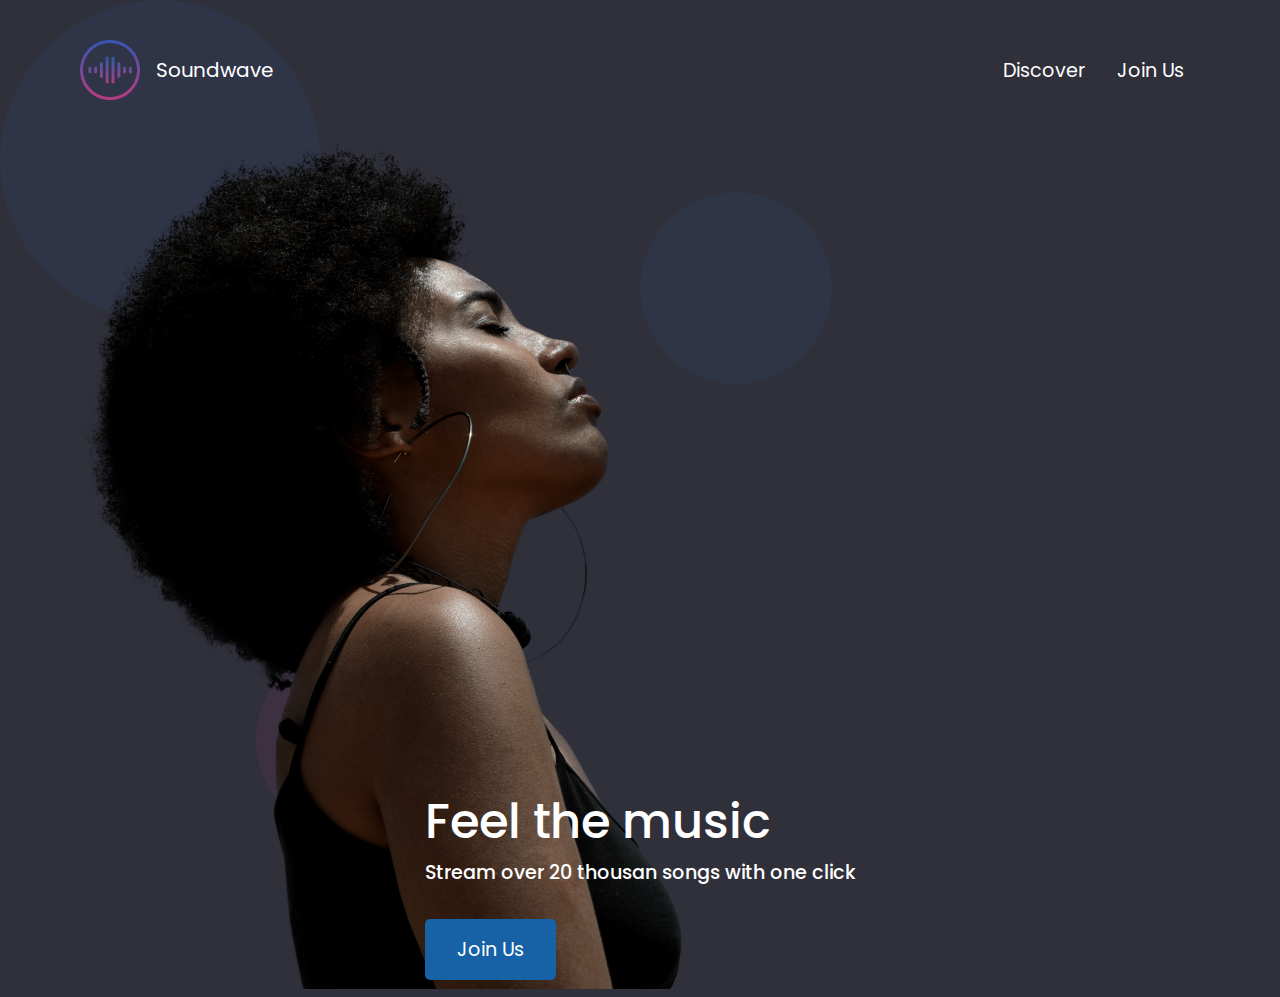
<file: index.html>
<!DOCTYPE html>
<html lang="en">
<head>
    <meta charset="UTF-8">
    <meta name="viewport" content="width=device-width, initial-scale=1.0">
    <meta http-equiv="X-UA-Compatible" content="ie=edge">
    <title>Figma Landing Page Soundwave</title>
    <link rel="stylesheet" href="css/style.css">
    <link rel="stylesheet" href="css/index.css">
</head>
<body class="container full-height-grow">
    
    <header class="main-header">
        
            <a href="#" class="brand-logo">
                <img src="img/logo.png" alt="logo">
                <div class="brand-logo-name">Soundwave</div>
            </a>
         <nav class="main-nav">
             <ul>
                 <li>
                     <a href="discover.html">Discover</a>
                </li>
                <li>
                    <a href="join.html">Join Us</a>
                </li>
            </ul>
         </nav>   
        
    </header>
    
    <section class="home-main-section">
        <div class="img-wrapper">
            <div class="lady-image"><img src="img/landing-page-girl.png" alt="girl"></div>
        </div>
        <div class="call-to-action">
            <h1 class="title">Feel the music</h1>
            <span class="subtitle">Stream over 20 thousan songs with one click</span>
            <a href="join.html" class="btn">Join Us</a>
        </div>

        
    </section>
    
    <div class="home-page-circle-1"></div>
    <div class="home-page-circle-2"></div>
    <div class="home-page-circle-3"></div>
</body>
</html>
</file>
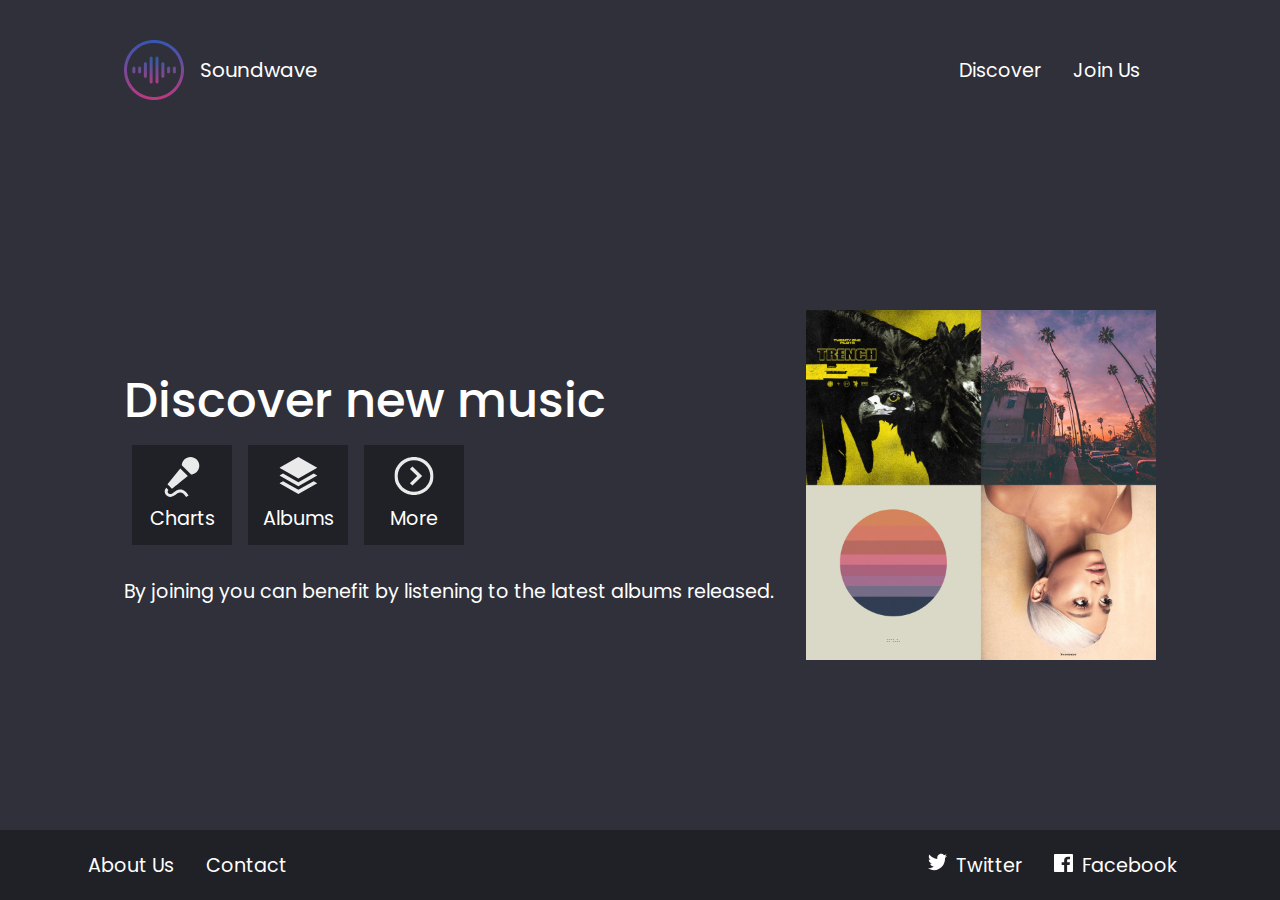
<file: discover.html>
<!DOCTYPE html>
<html lang="en">

<head>
    <meta charset="UTF-8">
    <meta name="viewport" content="width=device-width, initial-scale=1.0">
    <meta http-equiv="X-UA-Compatible" content="ie=edge">
    <title>Soundwave- Discover</title>
    <link rel="stylesheet" href="css/style.css">
    <link rel="stylesheet" href="css/discover.css">
</head>

<body class="full-height-grow">
   <div class="container full-height-grow">
        <header class="main-header">

            <a href="/" class="brand-logo">
                <img src="img/logo.png" alt="logo">
                <div class="brand-logo-name">Soundwave</div>
            </a>
            <nav class="main-nav">
                <ul>
                    <li>
                        <a href="discover.html">Discover</a>
                    </li>
                    <li>
                        <a href="join.html">Join Us</a>
                    </li>
                </ul>
            </nav>

        </header>  
        <section class="discover-main-section">
            <div class="call-to-action">
                <h1 class="title">Discover new music</h1>
                <div class="icon-section">
                    <div class="icon">
                        <img src="img/microphone.svg" alt="microphone">
                        Charts
                    </div>
                    <div class="icon">
                        <img src="img/albums.svg" alt="albums">
                        Albums
                    </div>
                    <div class="icon">
                        <img src="img/more.svg" alt="more">
                        More
                    </div>
                </div><!--end-icon-section-->
                    By joining you can benefit by listening to the latest albums released.
            </div>
            <img src="img/covers.jpg" class="covers-image" alt="">
        </section>
</div>
<footer class="main-footer">
    <div class="container">
        <nav class="footer-nav">
            <ul>
                <li><a href="#">About Us</a></li>
                <li><a href="#">Contact</a></li>
            </ul>
        </nav>
        <nav class="footer-nav">
            <ul>
                <li>
                    <a href="#" class="social-link"><img src="img/twitter.svg" alt="twitter"> Twitter</a>
                </li>
                <li>
                    <a href="#" class="social-link"><img src="img/facebook.svg" alt="twitter"> Facebook</a>
                </li>
            </ul>
        </nav>
    </div>
</footer>

    
</body>

</html>
</file>
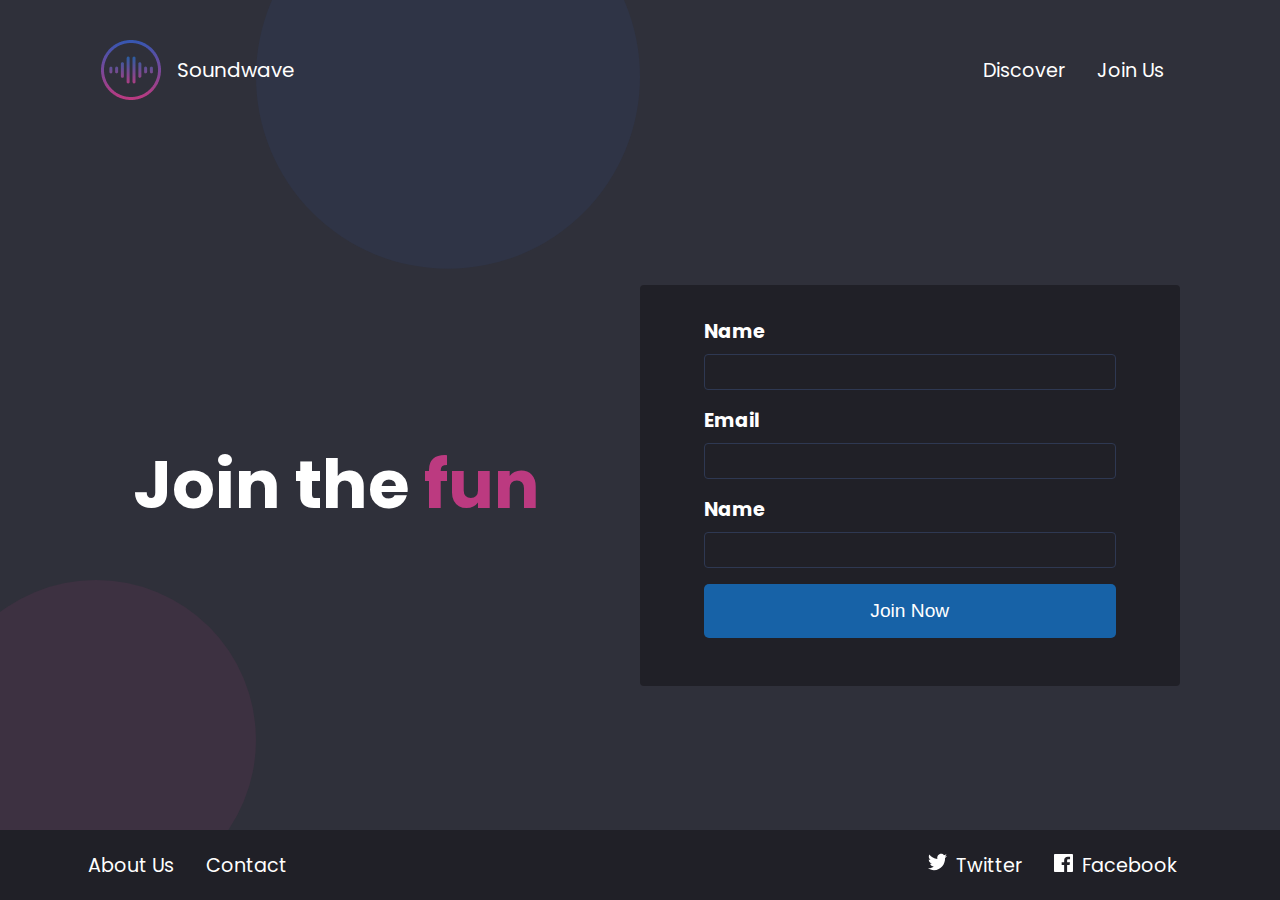
<file: join.html>
<!DOCTYPE html>
<html lang="en">

<head>
    <meta charset="UTF-8">
    <meta name="viewport" content="width=device-width, initial-scale=1.0">
    <meta http-equiv="X-UA-Compatible" content="ie=edge">
    <title>Soundwave- Join</title>
    <link rel="stylesheet" href="css/style.css">
    <link rel="stylesheet" href="css/join.css">
</head>

<body class="full-height-grow">
    <div class="container full-height-grow">
        <header class="main-header">

            <a href="/" class="brand-logo">
                <img src="img/logo.png" alt="logo">
                <div class="brand-logo-name">Soundwave</div>
            </a>
            <nav class="main-nav">
                <ul>
                    <li>
                        <a href="discover.html">Discover</a>
                    </li>
                    <li>
                        <a href="join.html">Join Us</a>
                    </li>
                </ul>
            </nav>
        </header>
        <section class="join-main-section">
            <h1 class="join-text">Join the <span class="accent-text">fun</span></h1>
            <div class="join-form">
                <div class="input-group">
                    <label for="">Name</label>
                    <input type="text" value="">
                </div>
                <div class="input-group">
                    <label for="">Email</label>
                    <input type="email" value="">
                </div>
                <div class="input-group">
                    <label for="">Name</label>
                    <input type="password" required>
                </div>
                <div class="input-group">
                <button class="btn" type="submit">Join Now</button>
                </div>
            </div>
        </section>
    </div><!--end-container-->
    <div class="join-page-circle-1"></div>
    <div class="join-page-circle-2"></div>
    
    <footer class="main-footer">
        <div class="container">
            <nav class="footer-nav">
                <ul>
                    <li><a href="#">About Us</a></li>
                    <li><a href="#">Contact</a></li>
                </ul>
            </nav>
            <nav class="footer-nav">
                <ul>
                    <li>
                        <a href="#" class="social-link"><img src="img/twitter.svg" alt="twitter"> Twitter</a>
                    </li>
                    <li>
                        <a href="#" class="social-link"><img src="img/facebook.svg" alt="twitter"> Facebook</a>
                    </li>
                </ul>
            </nav>
        </div>
    </footer>


</body>

</html>
</file>
<file: css/style.css>
@import url('https://fonts.googleapis.com/css?family=Poppins:300,400,500,700&display=swap');
*, *::before, *::after {
    padding:0;
    margin: 0;
    box-sizing: border-box;
}

body {
    font-family: Poppins, sans-serif;
    font-size:1.2rem;
    font-style: normal;
    font-weight: normal;
    background-color: #2F303A;
    color: white;

    min-height: 100vh;
}


a {
    color:inherit;
    text-decoration: none;
}

.brand-logo {
    display: flex;
    align-items: center;
    font-size: 1.25rem;
    color: inherit;
}

.brand-logo-name {
    margin-left: 1rem;
}

/*Conatiner*/
.container {
    max-width: 1200px;
    margin: 0 auto;
    padding: 0 40px;
    flex-grow: 1;
}

.full-height-grow {
    display:flex;
    flex-direction: column;
}

.main-nav ul, .footer-nav ul {
    display: flex;
    align-items: center;
    list-style:none;
}


.main-nav a, .footer-nav a {
    color: inherit;
    text-decoration: none;
    padding: 1rem;
}
.main-nav a:hover, .footer-nav a:hover {
    color:#adadad;
}

.main-header, .main-footer {
    display:flex;
    justify-content:space-between;
    align-items: center;
    
}
.main-header {
    height: 140px;
}

.main-footer {
    height: 70px;
    background-color: #202027;
    font-weight: normal;
    padding-right: 1rem;
}
.social-link img {
    width: 1em;
    margin-right: .25rem;
    
}

.main-footer .container {
    display:flex;
    justify-content: space-between;
    
}
.title {
    font-weight: 500;
    font-size: 3rem;
    margin-bottom: 0;
}

.subtitle {
    font-weight: 500;
    font-size: 1.2rem;
    margin-bottom: 2rem;
}

.btn {
    color: #fff;
    background-color: #1762A7;
    padding: 1rem 2rem;
    border-radius:5px;
    -webkit-border-radius:5px;
    -moz-border-radius:5px;
    -ms-border-radius:5px;
    -o-border-radius:5px;

    text-decoration: none;
    font-size: 1.2rem;
    border:none;
    outline: none;
    cursor: pointer;
}
.btn:hover {
    background-color: #2180d8;
}
.btn:focus {
    background-color: #2796ff;
}
</file>
<file: css/index.css>
.home-main-section {
    display: flex;
    align-items: stretch;
    justify-content: space-between;
    flex-grow: 1;
}

.home-main-section, img-wrapper {
    display:flex;
    flex-direction: column;
    justify-content: flex-end;
    flex-grow: 1;
    align-items: stretch;
   
    
}

.home-main-section .lady-image {
    /* background-image: url("img/landing-page-girl.png");*/
    flex-grow: 1;
    max-height: 70vh;
    min-width: 30vw;
    background-size:contain;
    background-repeat: no-repeat;
    background-position: bottom left;
    
}
img {
   
    max-width: 100%;
    height: auto;
}
.home-main-section .call-to-action {
    display:flex;
    flex-direction:column;
    align-items: flex-start;
    margin: 1rem;
    align-self: center;
}

@media (max-width:900px) {
    .home-main-section .img-wrapper{
        display: none;
    }
    .home-main-section{
        justify-content: center;
    }
}

.home-page-circle-1, .home-page-circle-2, .home-page-circle-3 {
    position: absolute;
    border-radius: 50%;
    
    -webkit-border-radius: 50%;
    -moz-border-radius: 50%;
    -ms-border-radius: 50%;
    -o-border-radius: 50%;
    
}
.home-page-circle-1 {
    background-color: rgba(188, 58, 127, 0.1);   
    width:15vw;
    height:15vw;
    bottom: 5vw;
    left:20vw;
    z-index: -1;
}

.home-page-circle-2 {
    background-color: rgba(52, 87, 178, 0.1);   
    width:15vw;
    height:15vw;
    top: 15vw;
    left:50vw;
    z-index: -1;
}

.home-page-circle-3 {
    background-color: rgba(52, 87, 178, 0.1);   
    overflow:hidden;
    width:25vw;
    height:25vw;
    top: 0;
    left:0;
    bottom:0;
    right:0;
    z-index: -1;
}  

.home-page-circle-3::before {
    content:"";
    position: absolute;
    transform: translate(90%, 90%);
    height:100%;
    width: 100%;
    border-radius:50%;
    -webkit-border-radius:50%;
    -moz-border-radius:50%;
    -ms-border-radius:50%;
    -o-border-radius:50%;
    background-color: rgba(52, 87, 178, 0.1);
    -webkit-transform: translate(90%, 90%);
    -moz-transform: translate(90%, 90%);
    -ms-transform: translate(90%, 90%);
    -o-transform: translate(90%, 90%);
}
</file>
<file: css/discover.css>
.discover-main-section {
  display: flex;
  align-items: center;
  justify-content: space-between;
  flex-grow: 1;
}

.discover-main-section .covers-image {
  width: 30vw;
  margin-left: 2rem;
  height: auto;
  max-width: 350px;
}

.icon-section {
  display: flex;
}

.icon {
  display: flex;
  flex-direction: column;
  justify-content: space-between;
  align-items: center;
  margin: .5rem;
  padding: .75rem;
  width: 100px;
  height: 100px;
  background-color: #202027;
  margin-bottom: 2rem;
}

.icon img {
  width: 40px;
}

@media (max-width: 900px) {
  .discover-main-section {
    flex-direction: column;
    justify-content: center;
  }

  .discover-main-section .covers-image {
    margin-top: 2rem;
    height: 30vh;
    width: auto;
  }
}
</file>
<file: css/join.css>
.join-main-section {
    display: flex;
    align-items:center;
    justify-content: space-between;
    flex-grow:1;
    
}
.join-main-section .join-text {
   font-size:3.5em;
   font-weight:bold;
   margin:0;
    margin-left: 2rem;
    
} 

.accent-text {
    color:#bc3a80;
}
.join-form {
    background-color: #202027;
    padding:2rem 4rem;
    width:50vw;
    max-width: 50%;
    border-radius:4px;
    -webkit-border-radius:4px;
    -moz-border-radius:4px;
    -ms-border-radius:4px;
    -o-border-radius:4px;
}

.input-group {
    margin-bottom:1rem;
    display: flex;
    flex-direction: column;
}
.input-groun:last-child{
    margin-bottom:0;
}
.input-group label {
    font-weight: bold;
    margin-bottom: .5rem;
}
.input-group input {
    outline:none;
    background: none;
    border: 1px solid #2e3852;
    font-size: 1rem;
    color:inherit;
    padding:0.5rem;
    border-radius:4px;
    -webkit-border-radius:4px;
    -moz-border-radius:4px;
    -ms-border-radius:4px;
    -o-border-radius:4px;
}
.input-group input:focus {
    border-color: #596da0;

    
}
@media(max-width:800px) {
    .join-main-section {
        flex-direction: column;
        justify-content: center;
    }
    .join-form {
        width:80vw;
        max-width:inherit;
        margin: 2rem 0;
    }
}


.join-page-circle-1 {
    
    position: absolute;
    width:25vw;
    height:25vw;
    bottom:0;
    left:0;
    z-index: -1;
}  

.join-page-circle-1::before {
    content:"";
    position: absolute;
    transform: translateX(-20%);
    height:100%;
    width: 100%;
    border-radius:50%;
    -webkit-border-radius:50%;
    -moz-border-radius:50%;
    -ms-border-radius:50%;
    -o-border-radius:50%;
    background-color: rgba(188, 58, 128, 0.1);
    -webkit-transform: translateX(-20%);
    -moz-transform: translateX(-20%);
    -ms-transform: translateX(-20%);
    -o-transform: translateX(-20%);
}
.join-page-circle-2 {
    
    position: absolute;
    width:30vw;
    height:30vw;
    top:0;
    left:20vw;
    z-index: -1;
}  

.join-page-circle-2::before {
    content:"";
    position: absolute;
    transform: translateY(-30%);
    height:100%;
    width: 100%;
    border-radius:50%;
    -webkit-border-radius:50%;
    -moz-border-radius:50%;
    -ms-border-radius:50%;
    -o-border-radius:50%;
    background-color: rgba(52, 87, 178, 0.1);
    -webkit-transform: translateY(-30%);
    -moz-transform: translateY(-30%);
    -ms-transform: translateY(-30%);
    -o-transform: translateY(-30%);
}
</file>
